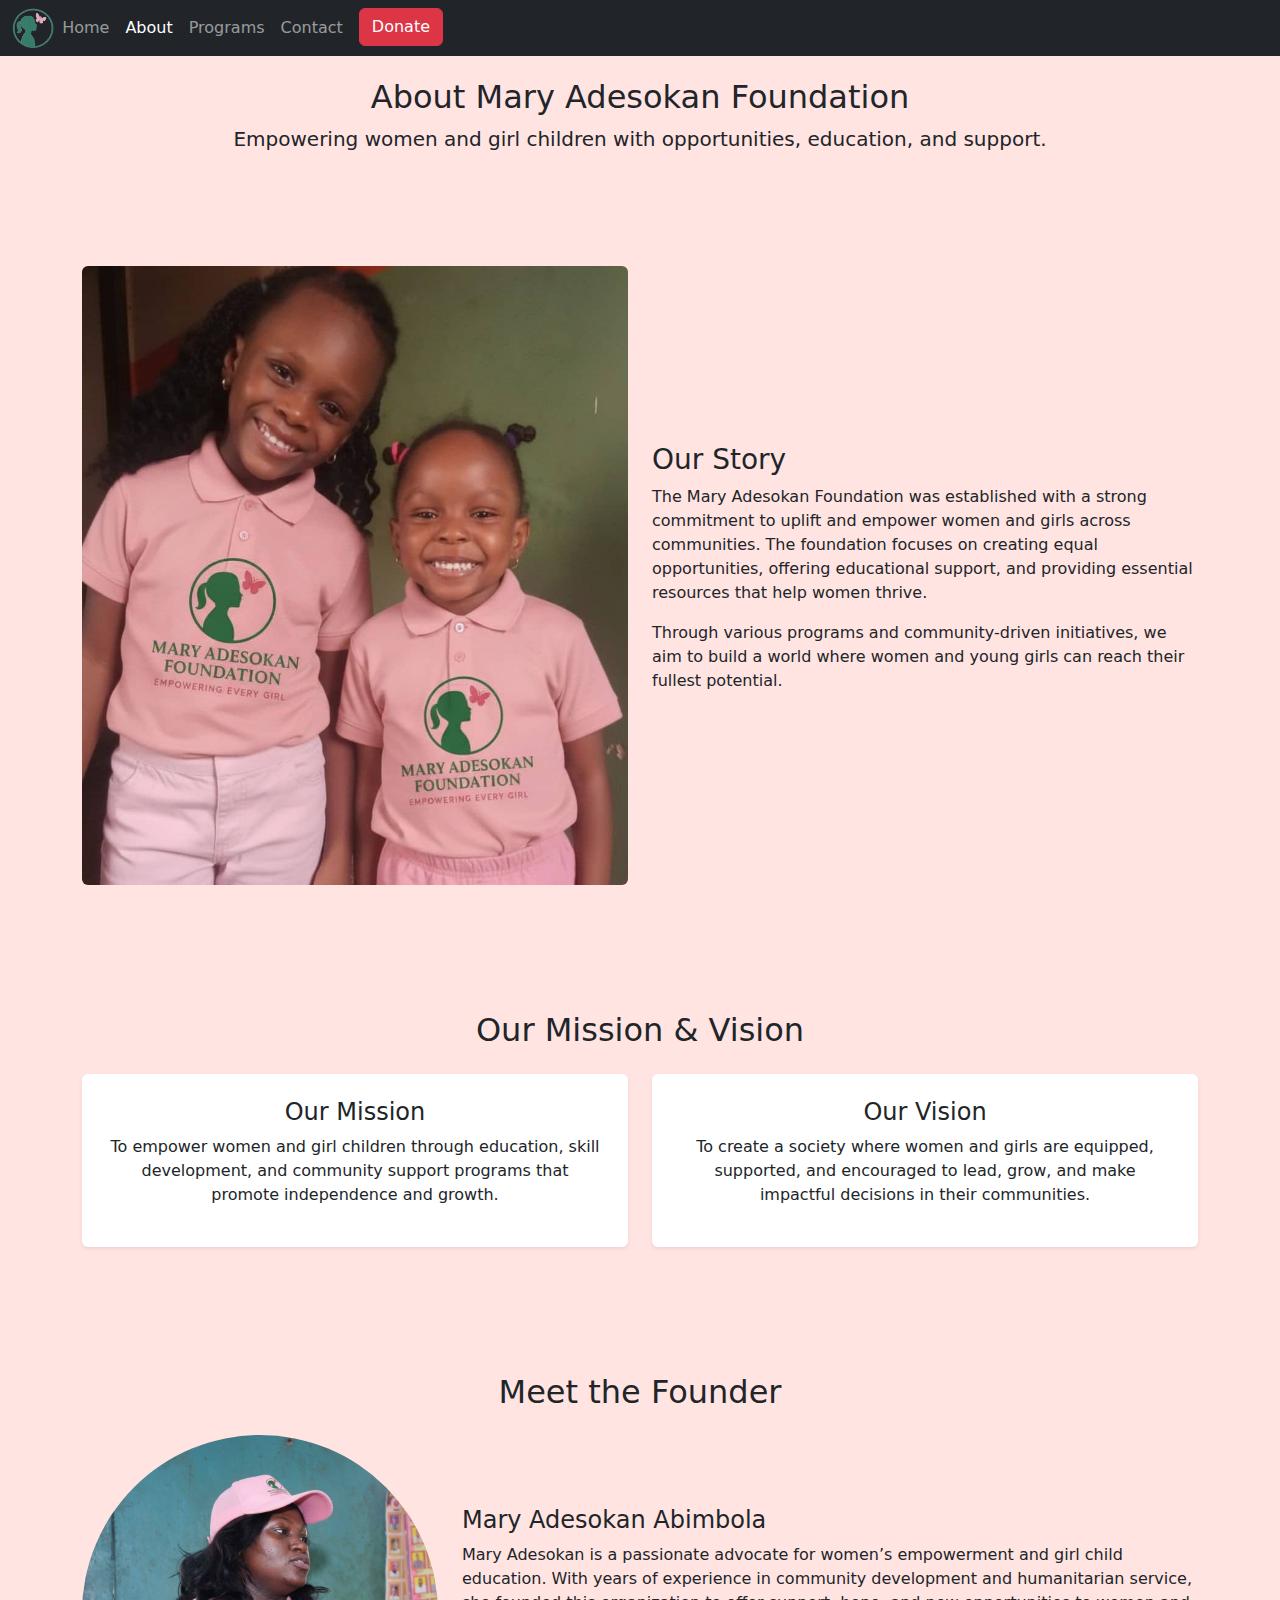
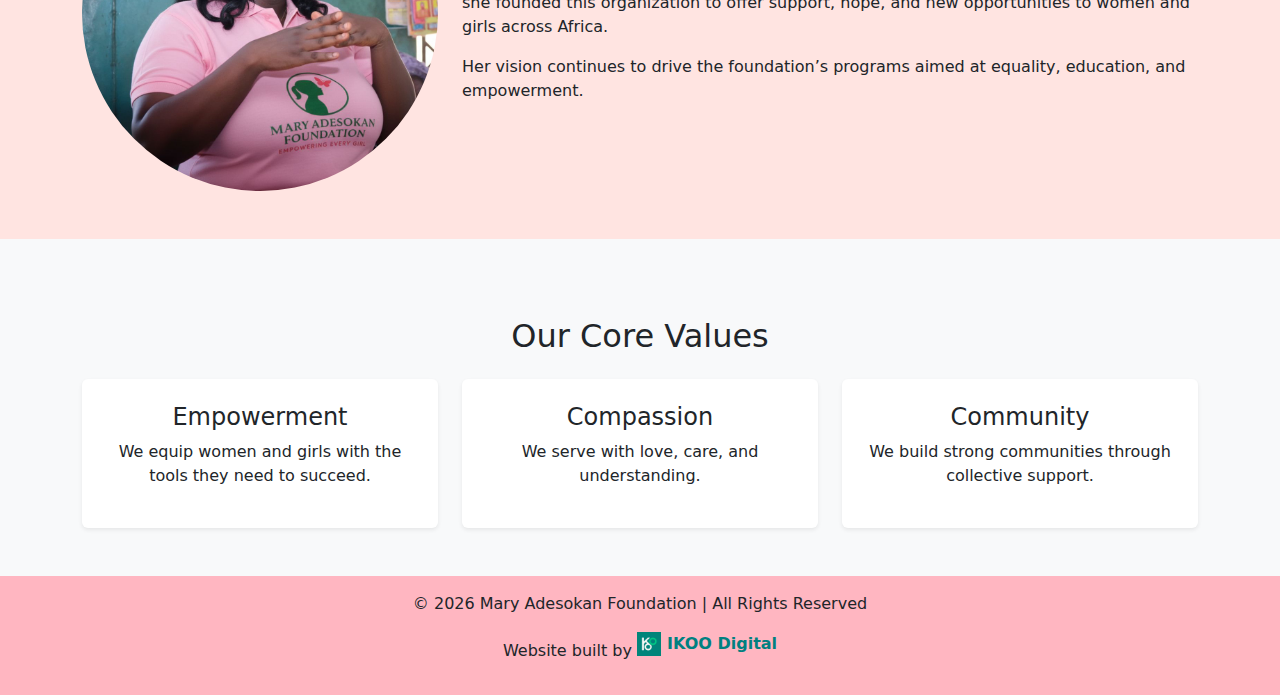
<file: about.html>
<!DOCTYPE html>
<html lang="en" data-bs-theme="light">

<head>
    <meta charset="utf-8">
    <meta name="viewport" content="width=device-width, initial-scale=1">

    <!-- Primary SEO Meta Tags -->
    <title>About Us | Mary Adesokan Foundation – Our Mission, Vision & Impact</title>
    <meta name="description"
        content="Learn more about Mary Adesokan Foundation—our mission, vision, values, and commitment to transforming lives through education, healthcare, empowerment programs, and humanitarian outreach across underserved communities.">
    <meta name="keywords"
        content="About Mary Adesokan Foundation, Mary Adesokan Foundation mission, NGO vision, nonprofit organization Nigeria, charity foundation, community support, women empowerment mission, youth development, humanitarian outreach, nonprofit impact, community transformation">
    <link rel="canonical" href="https://maryadesokanfoundation.netlify.app/about.html">

    <!-- Favicon -->
    <link rel="icon" type="image/png" href="images/logo.png">

    <!-- Open Graph / Facebook & WhatsApp -->
    <meta property="og:title" content="About Mary Adesokan Foundation – Who We Are & What We Do">
    <meta property="og:description"
        content="Discover the heart and purpose behind Mary Adesokan Foundation—empowering individuals through education, healthcare, and community-based initiatives.">
    <meta property="og:image" content="https://maryadesokanfoundation.netlify.app/images/full-logo.jpg">
    <meta property="og:url" content="https://maryadesokanfoundation.netlify.app/about.html">
    <meta property="og:type" content="website">
    <meta property="og:site_name" content="Mary Adesokan Foundation">
    <meta property="og:locale" content="en_US">

    <!-- Twitter Card -->
    <meta name="twitter:card" content="summary_large_image">
    <meta name="twitter:title" content="About Mary Adesokan Foundation – Our Mission & Purpose">
    <meta name="twitter:description"
        content="Learn about the mission, vision, and impact of Mary Adesokan Foundation, dedicated to transforming communities through empowerment.">
    <meta name="twitter:image" content="https://maryadesokanfoundation.netlify.app/images/full-logo.jpg">

    <!-- CSS -->
    <link href="https://cdn.jsdelivr.net/npm/bootstrap@5.3.8/dist/css/bootstrap.min.css" rel="stylesheet">
    <link href="styles.css" rel="stylesheet">
</head>

<body>

    <nav class="navbar navbar-expand-md navbar-dark fixed-top bg-dark">
        <div class="container-fluid">

            <!-- Logo -->
            <img src="images/logo.png" alt="Mary Adesokan Foundation logo" height="40">

            <!-- Toggler Button for Mobile -->
            <button class="navbar-toggler" type="button" data-bs-toggle="collapse" data-bs-target="#navbarCollapse">
                <span class="navbar-toggler-icon"></span>
            </button>

            <div class="collapse navbar-collapse" id="navbarCollapse">
                <ul class="navbar-nav me-auto mb-2 mb-md-0">
                    <li class="nav-item"><a class="nav-link" href="index.html">Home</a></li>
                    <li class="nav-item"><a class="nav-link active" href="about.html">About</a></li>
                    <li class="nav-item"><a class="nav-link" href="programs.html">Programs</a></li>
                    <li class="nav-item"><a class="nav-link" href="contact.html">Contact</a></li>
                    <li class="nav-item"><a class="btn btn-danger ms-2" href="donate.html">Donate</a></li>
                </ul>
            </div>

        </div>
    </nav>


    <!-- About Hero Section -->
    <section class="about-hero py-5 text-center">
        <div class="container">
            <h2>About Mary Adesokan Foundation</h2>
            <p class="lead">Empowering women and girl children with opportunities, education, and support.</p>
        </div>
    </section>

    <!-- Our Story Section -->
    <section class="py-5">
        <div class="container">
            <div class="row align-items-center g-4">
                <div class="col-md-6">
                    <img src="images/children-img.jpeg" class="img-fluid rounded" alt="Our Story">
                </div>
                <div class="col-md-6">
                    <h3>Our Story</h3>
                    <p>
                        The Mary Adesokan Foundation was established with a strong commitment to uplift and empower
                        women and girls across communities. The foundation focuses on creating equal opportunities,
                        offering educational support, and providing essential resources that help women thrive.
                    </p>
                    <p>
                        Through various programs and community-driven initiatives, we aim to build a world where women
                        and young girls can reach their fullest potential.
                    </p>
                </div>
            </div>
        </div>
    </section>

    <!-- Mission & Vision Section -->
    <section class="py-5 mission-vision">
        <div class="container text-center">
            <h2 class="mb-4">Our Mission & Vision</h2>
            <div class="row g-4">
                <div class="col-md-6">
                    <div class="p-4 bg-white rounded shadow-sm">
                        <h4>Our Mission</h4>
                        <p>
                            To empower women and girl children through education, skill development, and community
                            support
                            programs that promote independence and growth.
                        </p>
                    </div>
                </div>

                <div class="col-md-6">
                    <div class="p-4 bg-white rounded shadow-sm">
                        <h4>Our Vision</h4>
                        <p>
                            To create a society where women and girls are equipped, supported, and encouraged to lead,
                            grow,
                            and make impactful decisions in their communities.
                        </p>
                    </div>
                </div>
            </div>
        </div>
    </section>

    <!-- Founder Section -->
    <section class="py-5">
        <div class="container">
            <h2 class="text-center mb-4">Meet the Founder</h2>
            <div class="row align-items-center g-4">
                <div class="col-md-4">
                    <img src="images/founder-img.jpeg" class="img-fluid rounded-circle" alt="Founder">
                </div>
                <div class="col-md-8">
                    <h4>Mary Adesokan Abimbola</h4>
                    <p>
                        Mary Adesokan is a passionate advocate for women’s empowerment and girl child education. With
                        years
                        of experience in community development and humanitarian service, she founded this organization
                        to
                        offer support, hope, and new opportunities to women and girls across Africa.
                    </p>
                    <p>
                        Her vision continues to drive the foundation’s programs aimed at equality, education, and
                        empowerment.
                    </p>
                </div>
            </div>
        </div>
    </section>

    <!-- Values Section -->
    <section class="py-5 bg-light">
        <div class="container text-center">
            <h2 class="mb-4">Our Core Values</h2>
            <div class="row g-4">
                <div class="col-md-4">
                    <div class="p-4 bg-white rounded shadow-sm">
                        <h4>Empowerment</h4>
                        <p>We equip women and girls with the tools they need to succeed.</p>
                    </div>
                </div>

                <div class="col-md-4">
                    <div class="p-4 bg-white rounded shadow-sm">
                        <h4>Compassion</h4>
                        <p>We serve with love, care, and understanding.</p>
                    </div>
                </div>

                <div class="col-md-4">
                    <div class="p-4 bg-white rounded shadow-sm">
                        <h4>Community</h4>
                        <p>We build strong communities through collective support.</p>
                    </div>
                </div>
            </div>
        </div>
    </section>

    <!-- Footer -->
    <footer class="py-3 text-center">
        <p>&copy; <span id="year"></span> Mary Adesokan Foundation | All Rights Reserved</p>
        <p>
            Website built by
            <a href="https://www.ikoodigital.com" target="_blank"
                class="text-decoration-none fw-semibold d-inline-flex align-items-center" style="color: teal;">
                <img src="images/ikoodigital-logo.jpeg" alt="IKOO Digital Logo"
                    style="height:24px; width:auto; margin-right:6px;">
                IKOO Digital
            </a>
        </p>
    </footer>

    <script>
        // Auto-update year
        document.getElementById("year").textContent = new Date().getFullYear();
    </script>

    <!-- Bootstrap JS -->
    <script src="https://cdn.jsdelivr.net/npm/bootstrap@5.3.2/dist/js/bootstrap.bundle.min.js"></script>

</body>

</html>
</file>
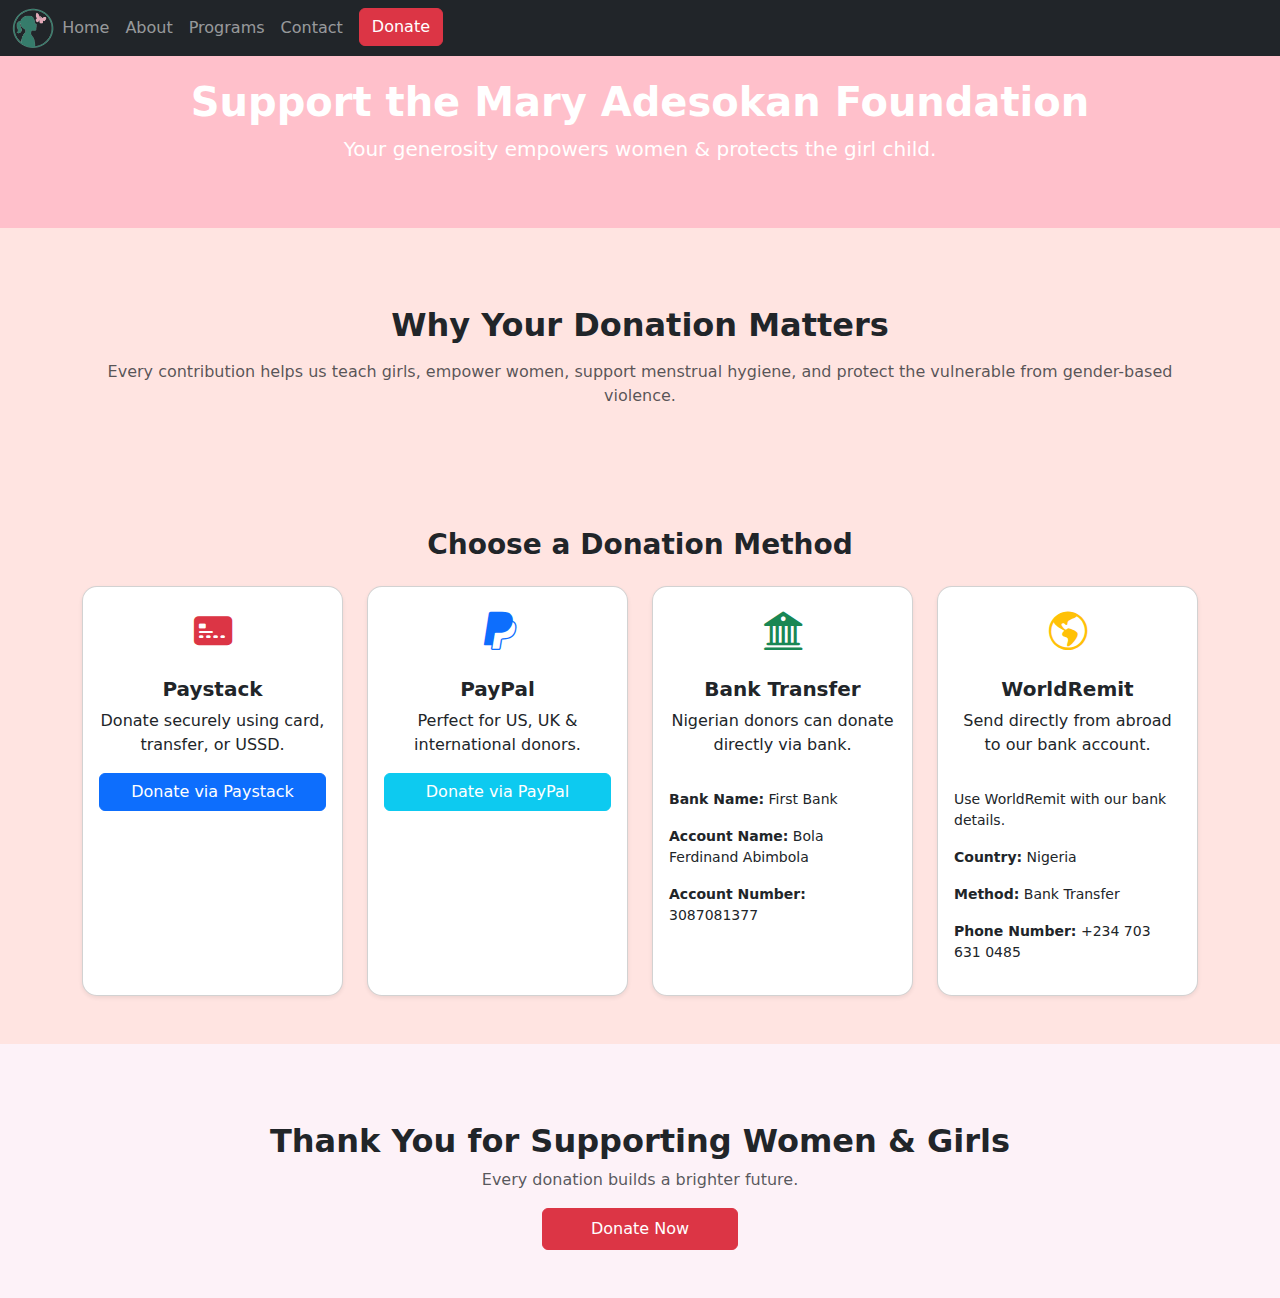
<file: donate.html>
<!DOCTYPE html>
<html lang="en">

<head>
    <meta charset="UTF-8">
    <meta name="viewport" content="width=device-width, initial-scale=1.0">

    <!-- Primary SEO Meta Tags -->
    <title>Donate | Mary Adesokan Foundation – Support Our Mission</title>
    <meta name="description" 
          content="Support Mary Adesokan Foundation by donating to our education, healthcare, women & youth empowerment, and community development programs. Make a lasting impact today.">
    <meta name="keywords" 
          content="Donate to Mary Adesokan Foundation, charity donation, NGO support Nigeria, nonprofit donations, education funding, healthcare support, community development contribution, women empowerment donation, youth programs donation, humanitarian support">
    <link rel="canonical" href="https://maryadesokanfoundation.netlify.app/donate.html">

    <!-- Favicon -->
    <link rel="icon" type="image/png" href="images/logo.png">

    <!-- Social Media Open Graph -->
    <meta property="og:title" content="Donate to Mary Adesokan Foundation – Make a Difference">
    <meta property="og:description" 
          content="Contribute to Mary Adesokan Foundation’s mission by supporting education, healthcare, and community empowerment programs. Every donation counts.">
    <meta property="og:image" content="https://maryadesokanfoundation.netlify.app/images/full-logo.webp">
    <meta property="og:url" content="https://maryadesokanfoundation.netlify.app/donate.html">
    <meta property="og:type" content="website">

    <!-- Twitter Card -->
    <meta name="twitter:card" content="summary_large_image">
    <meta name="twitter:title" content="Donate | Mary Adesokan Foundation">
    <meta name="twitter:description" 
          content="Support Mary Adesokan Foundation’s programs in education, healthcare, and community development. Make an impact today.">
    <meta name="twitter:image" content="https://maryadesokanfoundation.netlify.app/images/full-logo.webp">

    <!-- Bootstrap -->
    <link href="https://cdn.jsdelivr.net/npm/bootstrap@5.3.0/dist/css/bootstrap.min.css" rel="stylesheet">
    <!-- Bootstrap Icons -->
    <link href="https://cdn.jsdelivr.net/npm/bootstrap-icons@1.11.1/font/bootstrap-icons.css" rel="stylesheet">
    <link href="styles.css" rel="stylesheet">
</head>

<body>

    <!-- NAV -->
    <nav class="navbar navbar-expand-md navbar-dark fixed-top bg-dark">
        <div class="container-fluid">

            <!-- Logo -->
            <img src="images/logo.png" alt="Mary Adesokan Foundation logo" height="40">

            <!-- Toggler Button for Mobile -->
            <button class="navbar-toggler" type="button" data-bs-toggle="collapse" data-bs-target="#navbarCollapse">
                <span class="navbar-toggler-icon"></span>
            </button>

            <div class="collapse navbar-collapse" id="navbarCollapse">
                <ul class="navbar-nav me-auto mb-2 mb-md-0">
                    <li class="nav-item"><a class="nav-link" href="index.html">Home</a></li>
                    <li class="nav-item"><a class="nav-link" href="about.html">About</a></li>
                    <li class="nav-item"><a class="nav-link" href="programs.html">Programs</a></li>
                    <li class="nav-item"><a class="nav-link" href="contact.html">Contact</a></li>
                    <li class="nav-item"><a class="btn btn-danger ms-2" href="donate.html">Donate</a></li>
                </ul>
            </div>

        </div>
    </nav>


    <!-- HERO -->
    <section class="py-5 text-white fade-in" style="background: pink;">
        <div class="container text-center">
            <h1 class="fw-bold">Support the Mary Adesokan Foundation</h1>
            <p class="lead mt-2">Your generosity empowers women & protects the girl child.</p>
        </div>
    </section>

    <!-- PROGRESS BAR -->
    <!--
    <section class="py-5 section-bg fade-in">
        <div class="container text-center">
            <h2 class="fw-bold mb-3">Our Donation Goal</h2>
            <p class="text-muted mb-4">We are raising funds to support education, healthcare, and empowerment programs.
            </p>

            <div class="mx-auto" style="max-width: 600px;">
                <div class="progress" style="height: 25px; border-radius: 20px;">
                    <div class="progress-bar bg-danger" role="progressbar" style="width: 45%;">
                        45% Funded
                    </div>
                </div>
                <p class="mt-3 fw-semibold">₦450,000 raised out of ₦1,000,000</p>
            </div>
        </div>
    </section>
    -->

    <!-- WHY DONATE -->
    <section class="py-5 fade-in">
        <div class="container text-center">
            <h2 class="fw-bold mb-3">Why Your Donation Matters</h2>
            <p class="text-muted mb-4">
                Every contribution helps us teach girls, empower women, support menstrual hygiene,
                and protect the vulnerable from gender-based violence.
            </p>
        </div>
    </section>

    <!-- DONATION OPTIONS -->
    <section class="py-5 fade-in">
        <div class="container">
            <h3 class="fw-bold text-center mb-4">Choose a Donation Method</h3>

            <div class="row g-4">

                <!-- PAYSTACK -->
                <div class="col-md-6 col-lg-3">
                    <div class="card don-card shadow-sm h-100 text-center p-3">
                        <i class="bi bi-credit-card-2-front-fill text-danger" style="font-size: 2.4rem;"></i>
                        <h5 class="fw-bold mt-3">Paystack</h5>
                        <p>Donate securely using card, transfer, or USSD.</p>
                        <a href="#" class="btn btn-primary w-100">Donate via Paystack</a>
                    </div>
                </div>

                <!-- PAYPAL -->
                <div class="col-md-6 col-lg-3">
                    <div class="card don-card shadow-sm h-100 text-center p-3">
                        <i class="bi bi-paypal text-primary" style="font-size: 2.4rem;"></i>
                        <h5 class="fw-bold mt-3">PayPal</h5>
                        <p>Perfect for US, UK & international donors.</p>
                        <a href="#" class="btn btn-info w-100 text-white">Donate via PayPal</a>
                    </div>
                </div>

                <!-- BANK TRANSFER -->
                <div class="col-md-6 col-lg-3">
                    <div class="card don-card shadow-sm h-100 text-center p-3">
                        <i class="bi bi-bank2 text-success" style="font-size: 2.4rem;"></i>
                        <h5 class="fw-bold mt-3">Bank Transfer</h5>
                        <p>Nigerian donors can donate directly via bank.</p>

                        <div class="text-start small mt-3">
                            <p><strong>Bank Name:</strong> First Bank</p>
                            <p><strong>Account Name:</strong> Bola Ferdinand Abimbola</p>
                            <p><strong>Account Number:</strong> 3087081377</p>
                        </div>
                    </div>
                </div>

                <!-- WORLD REMIT -->
                <div class="col-md-6 col-lg-3">
                    <div class="card don-card shadow-sm h-100 text-center p-3">
                        <i class="bi bi-globe-americas text-warning" style="font-size: 2.4rem;"></i>
                        <h5 class="fw-bold mt-3">WorldRemit</h5>
                        <p>Send directly from abroad to our bank account.</p>

                        <div class="text-start small mt-3">
                            <p>Use WorldRemit with our bank details.</p>
                            <p><strong>Country:</strong> Nigeria</p>
                            <p><strong>Method:</strong> Bank Transfer</p>
                            <p><strong>Phone Number:</strong> +234 703 631 0485</p>
                        </div>
                    </div>
                </div>

            </div>
        </div>
    </section>

    <!-- FOOTER THANK YOU -->
    <section class="py-5 text-center section-bg fade-in">
        <h2 class="fw-bold mb-2">Thank You for Supporting Women & Girls</h2>
        <p class="text-muted mb-3">Every donation builds a brighter future.</p>
        <a href="#" class="btn btn-danger px-5 py-2">Donate Now</a>
    </section>

    <script src="https://cdn.jsdelivr.net/npm/bootstrap@5.3.0/dist/js/bootstrap.bundle.min.js"></script>
</body>

</html>
</file>
<file: styles.css>
body {
    background-color: #FFE4E1; /* very light teal green */
}


h1 {
    padding-top: 30px;
}

h2 {
    padding-top: 30px;
}

footer {
    background-color: #FFB6C1;
}

button {
    background: pink;
}

/* Fade-in animation */
        .fade-in {
            animation: fadeIn 1.1s ease-in-out;
        }
        @keyframes fadeIn {
            from { opacity: 0; transform: translateY(10px); }
            to { opacity: 1; transform: translateY(0); }
        }

        /* Card hover effect */
        .don-card {
            transition: 0.3s ease;
            border-radius: 15px;
        }
        .don-card:hover {
            transform: translateY(-5px);
            box-shadow: 0 10px 25px rgba(0,0,0,0.08);
        }

        .section-bg {
            background: #fdf2f8; /* light pink */
        }
</file>
